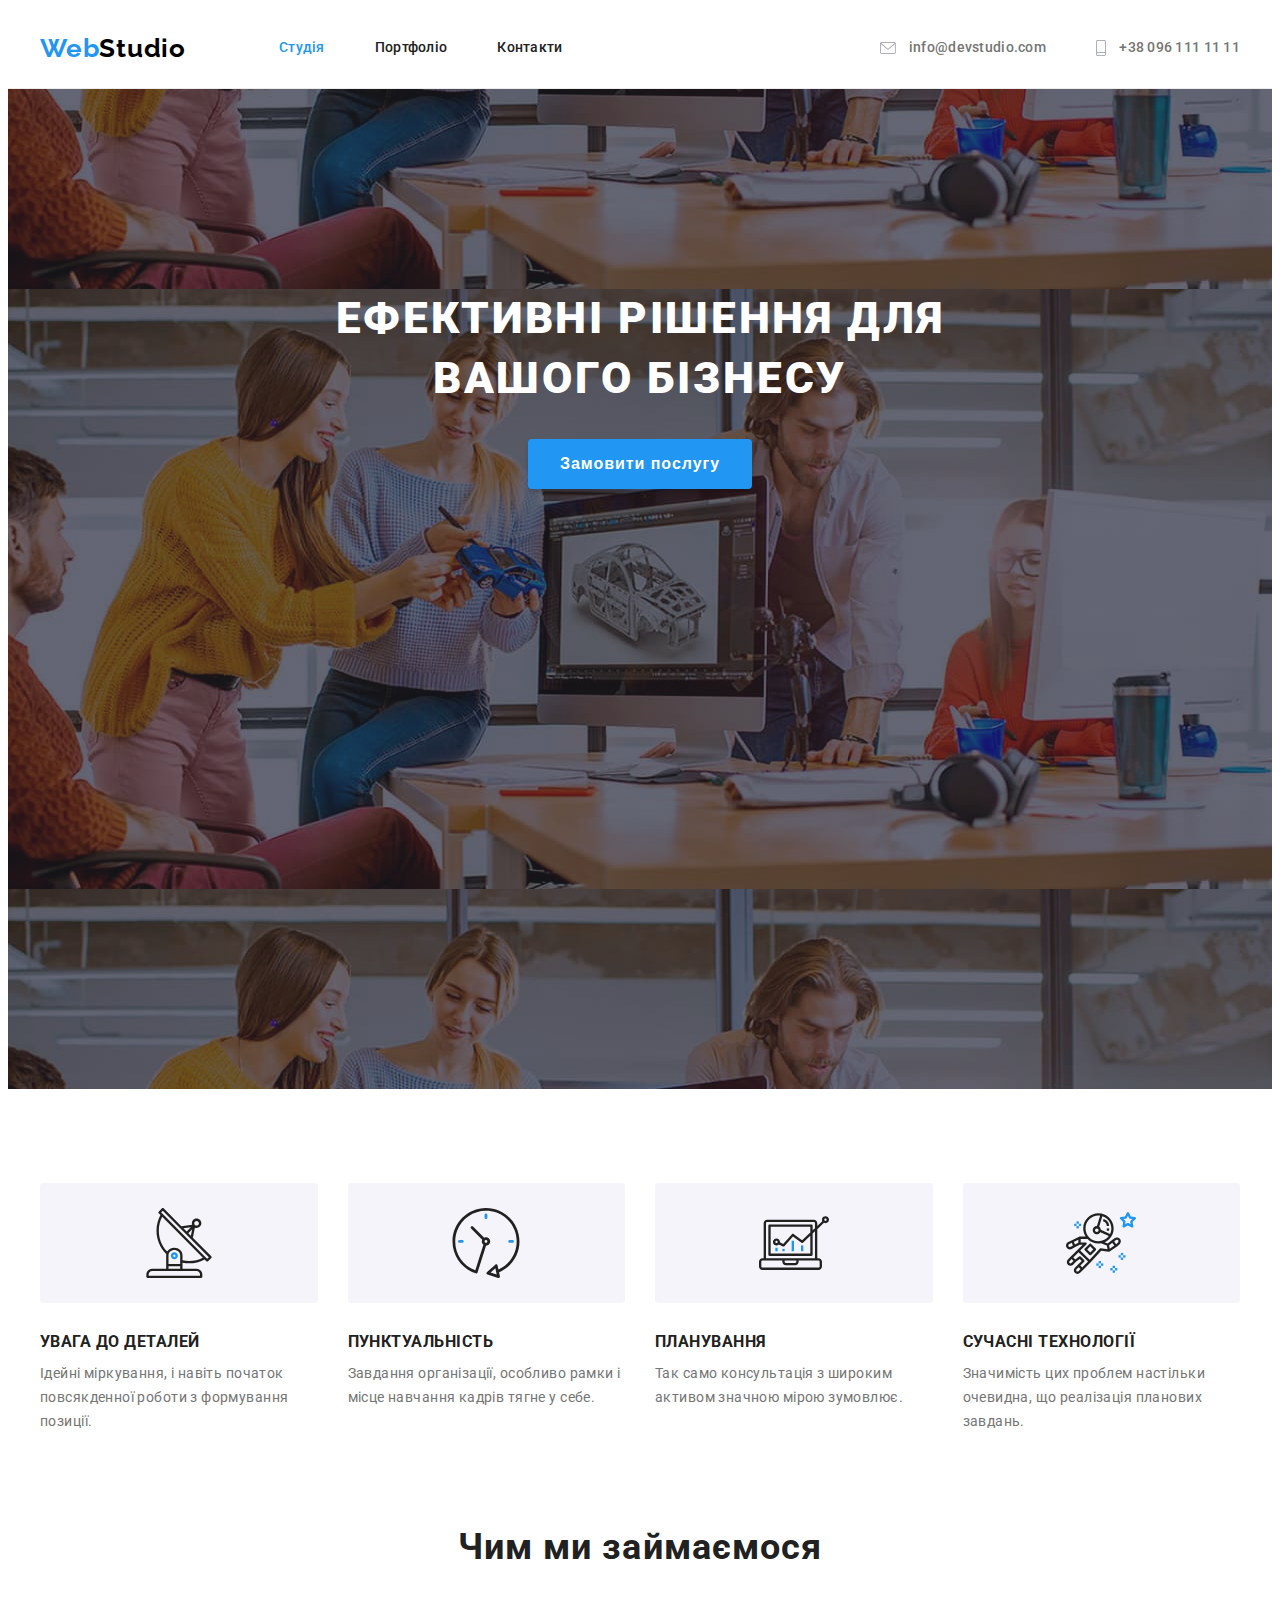
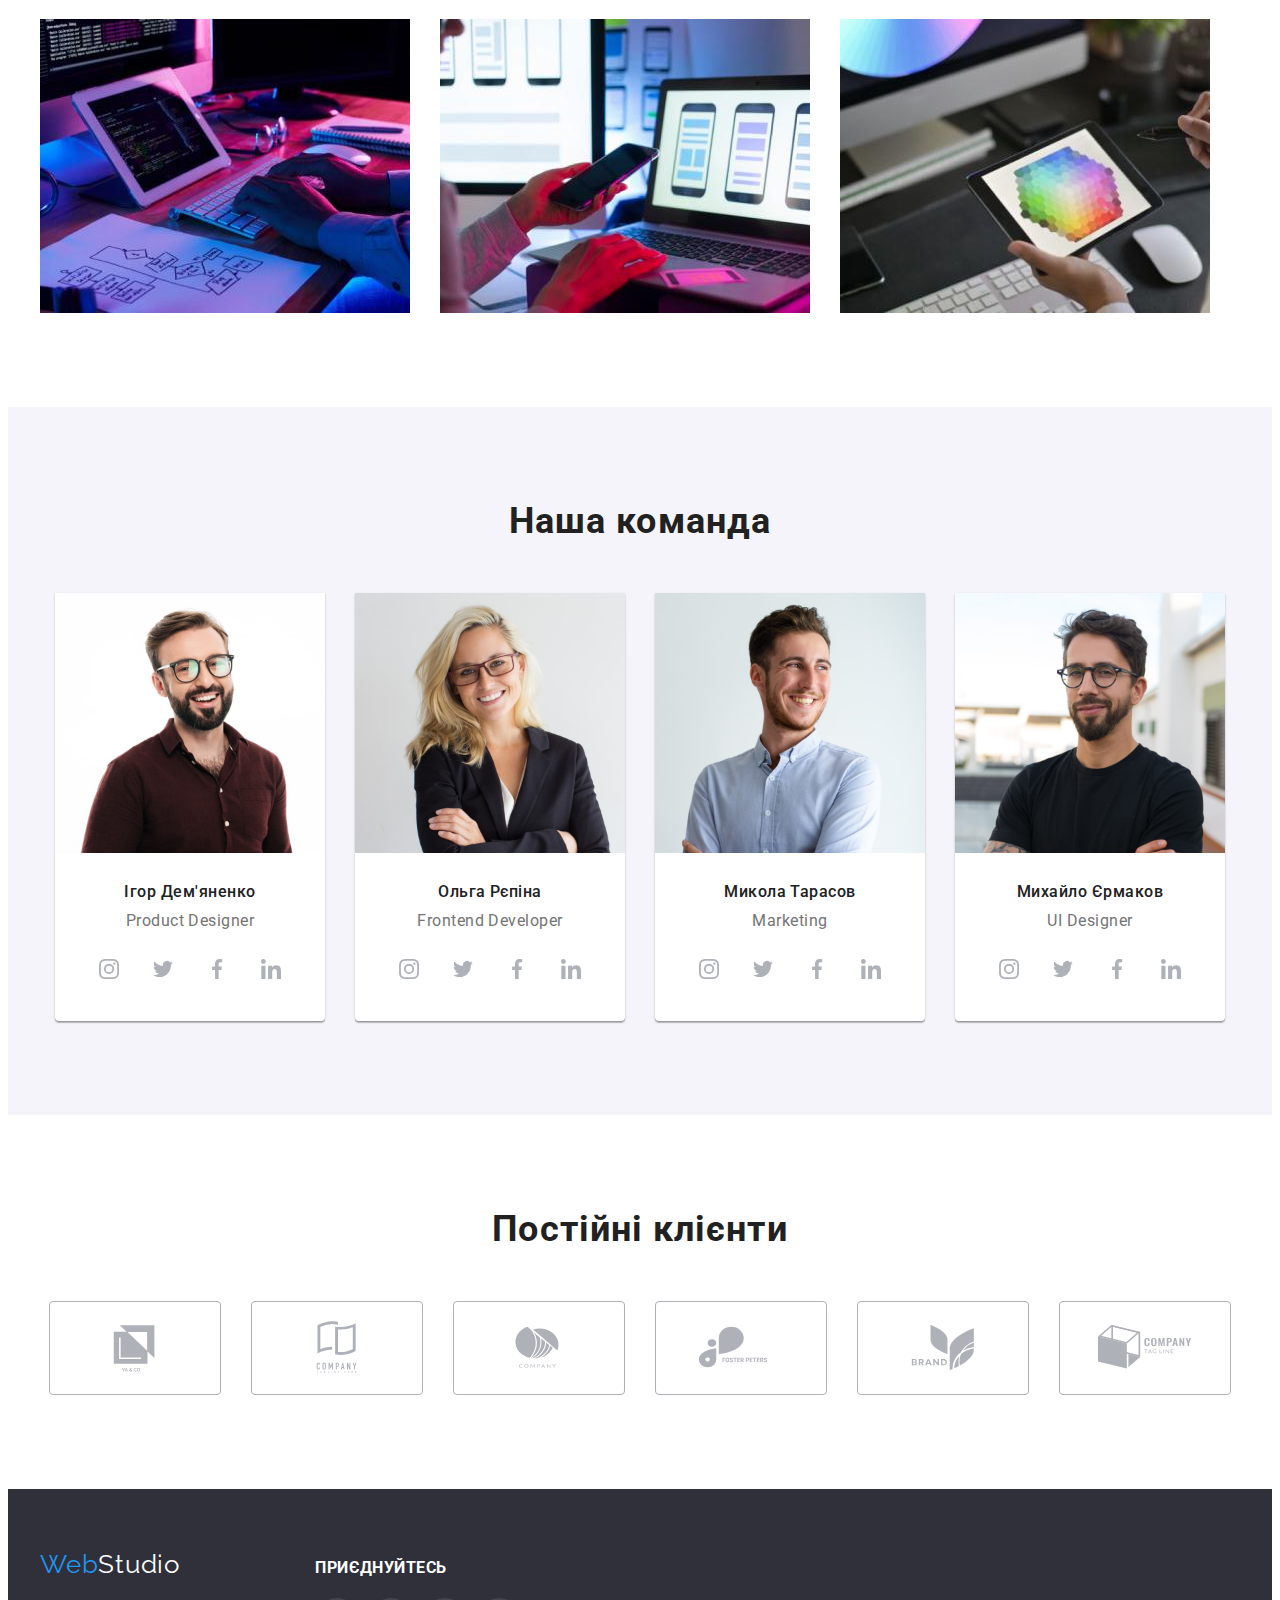
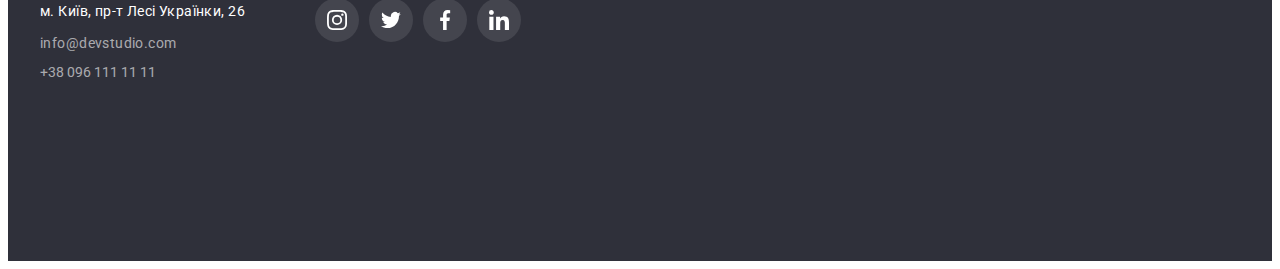
<file: index.html>
<!DOCTYPE html>
<html lang="uk">
  <head>
    <meta charset="UTF-8" />
    <meta http-equiv="X-UA-Compatible" content="IE=edge" />
    <meta name="viewport" content="width=device-width, initial-scale=1.0" />
    <link rel="preconnect" href="https://fonts.googleapis.com" />
    <link rel="preconnect" href="https://fonts.gstatic.com" crossorigin />
    <link
      href="https://fonts.googleapis.com/css2?family=Raleway:wght@700&family=Roboto:wght@400;500;700;900&display=swap"
      rel="stylesheet"
    />
    <link
      rel="stylesheet"
      href="https://cdnjs.cloudflare.com/ajax/libs/modern-normalize/1.1.0/modern-normalize.min.css"
      integrity="sha512-wpPYUAdjBVSE4KJnH1VR1HeZfpl1ub8YT/NKx4PuQ5NmX2tKuGu6U/JRp5y+Y8XG2tV+wKQpNHVUX03MfMFn9Q=="
      crossorigin="anonymous"
      referrerpolicy="no-referrer"
    />
    <link rel="stylesheet" href="./css/styles.css" />
    <title>studia</title>
  </head>
  <body>
    <!--Шапка та навігація-->
    <header class="header">
      <div class="container header-block">
        <nav class="header-nav">
          <a class="header-logo link" href="index.html">
            <span class="web">Web</span>Studio
          </a>
          <ul class="header-list list">
            <li class="item">
              <a href="./index.html" class="header-link curent accent link"
                >Студія</a
              >
            </li>
            <li class="item">
              <a href="./portfolio.html" class="header-link accent link"
                >Портфоліо</a
              >
            </li>
            <li class="item">
              <a href="#1" class="header-link accent link">Контакти</a>
            </li>
          </ul>
        </nav>
        <ul class="header-communication list">
          <li class="item">
            <a class="header-mail accent link" href="mailto:info@devstudio.com"
              ><svg class="contacts-icon svg-envelope">
                <use href="./images/main_page/icons.svg#icon-envelope"></use>
              </svg>
              info@devstudio.com</a
            >
          </li>
          <li class="item">
            <a class="header-tel accent link" href="tel:+380961111111"
              ><svg class="contacts-icon svg-phone">
                <use href="./images/main_page/icons.svg#icon-smartphone"></use>
              </svg>
              +38 096 111 11 11</a
            >
          </li>
        </ul>
      </div>
    </header>
    <main>
      <section class="section hero">
        <div class="container">
          <h1 class="hero-title">Ефективні рішення для вашого бізнесу</h1>
          <button type="button" class="hero-button">Замовити послугу</button>
        </div>
      </section>
      <section class="section features">
        <div class="container">
          <h2 class="visually-hidden">Переваги</h2>
          <!-- прихований заголовок -->
          <ul class="features-list list">
            <li class="item icon-antena">
              <h3 class="features-title">УВАГА ДО ДЕТАЛЕЙ</h3>
              <p class="features-paragraph">
                Ідейні міркування, і навіть початок повсякденної роботи з
                формування позиції.
              </p>
            </li>
            <li class="item icon-clock">
              <h3 class="features-title">ПУНКТУАЛЬНІСТЬ</h3>
              <p class="features-paragraph">
                Завдання організації, особливо рамки і місце навчання кадрів
                тягне у себе.
              </p>
            </li>
            <li class="item icon-diagram">
              <h3 class="features-title">ПЛАНУВАННЯ</h3>
              <p class="features-paragraph">
                Так само консультація з широким активом значною мірою зумовлює.
              </p>
            </li>
            <li class="item icon-astronaut">
              <h3 class="features-title">СУЧАСНІ ТЕХНОЛОГІЇ</h3>
              <p class="features-paragraph">
                Значимість цих проблем настільки очевидна, що реалізація
                планових завдань.
              </p>
            </li>
          </ul>
        </div>
      </section>
      <section class="section work">
        <div class="container">
          <h2 class="work-title titles">Чим ми займаємося</h2>
          <ul class="work-list list">
            <li class="item">
              <div class="imgs">
                <img
                  src="./images/main_page/img1.jpg"
                  alt="робота за комп'ютером"
                  width="370"
                />
              </div>
              <div class="imgs">
                <img
                  src="images/main_page/img2.jpg"
                  alt="синхронізація ПК і телефону"
                  width="370"
                />
              </div>
              <div class="imgs">
                <img src="images/main_page/img3.jpg" alt="Спектр" width="370" />
              </div>
            </li>
          </ul>
        </div>
      </section>
      <section class="section commands">
        <div class="container">
          <h2 class="commands-title titles">Наша команда</h2>
          <ul class="commands-list list">
            <li class="item">
              <img
                class="commands-img"
                src="images/main_page/product_designer.jpg"
                alt="Product Designer"
                width="270"
              />
              <div class="container-commands-cart">
                <h3 class="commands-name">Ігор Дем'яненко</h3>
                <p class="commands-work">Product Designer</p>
                <ul class="social-list-icon list">
                  <li class="social-item">
                    <a
                      class="link"
                      target="_blank"
                      rel="nofollow noreferrer noopener"
                      href="https://www.instagram.com/"
                    >
                      <svg class="icon-social" width="20px" height="20px">
                        <use
                          href="./images/main_page/icons.svg#icon-instagram"
                        ></use>
                      </svg>
                    </a>
                  </li>
                  <li class="social-item">
                    <a
                      class="link"
                      target="_blank"
                      rel="nofollow noreferrer noopener"
                      href="https://twitter.com/"
                    >
                      <svg class="icon-social" width="20px" height="20px">
                        <use
                          href="./images/main_page/icons.svg#icon-twitter"
                        ></use>
                      </svg>
                    </a>
                  </li>
                  <li class="social-item">
                    <a
                      class="link"
                      target="_blank"
                      rel="nofollow noreferrer noopener"
                      href="https://www.facebook.com/"
                    >
                      <svg class="icon-social" width="20px" height="20px">
                        <use
                          href="./images/main_page/icons.svg#icon-facebook"
                        ></use>
                      </svg>
                    </a>
                  </li>
                  <li class="social-item">
                    <a
                      class="link"
                      target="_blank"
                      rel="nofollow noreferrer noopener"
                      href="https://www.linkedin.com/"
                    >
                      <svg class="icon-social" width="20px" height="20px">
                        <use
                          href="./images/main_page/icons.svg#icon-linkedin"
                        ></use>
                      </svg>
                    </a>
                  </li>
                </ul>
              </div>
            </li>

            <li class="item">
              <img
                class="commands-img"
                src="images/main_page/frontend_developer.jpg"
                alt="Frontend Developer"
                width="270"
              />
              <div class="container-commands-cart">
                <h3 class="commands-name">Ольга Рєпіна</h3>
                <p class="commands-work">Frontend Developer</p>
                <ul class="social-list-icon list">
                  <li class="social-item">
                    <a
                      class="link"
                      target="_blank"
                      rel="nofollow noreferrer noopener"
                      href="https://www.instagram.com/"
                    >
                      <svg class="icon-social" width="20px" height="20px">
                        <use
                          href="./images/main_page/icons.svg#icon-instagram"
                        ></use>
                      </svg>
                    </a>
                  </li>
                  <li class="social-item">
                    <a
                      class="link"
                      target="_blank"
                      rel="nofollow noreferrer noopener"
                      href="https://twitter.com/"
                    >
                      <svg class="icon-social" width="20px" height="20px">
                        <use
                          href="./images/main_page/icons.svg#icon-twitter"
                        ></use>
                      </svg>
                    </a>
                  </li>
                  <li class="social-item">
                    <a
                      class="link"
                      target="_blank"
                      rel="nofollow noreferrer noopener"
                      href="https://www.facebook.com/"
                    >
                      <svg class="icon-social" width="20px" height="20px">
                        <use
                          href="./images/main_page/icons.svg#icon-facebook"
                        ></use>
                      </svg>
                    </a>
                  </li>
                  <li class="social-item">
                    <a
                      class="link"
                      target="_blank"
                      rel="nofollow noreferrer noopener"
                      href="https://www.linkedin.com/"
                    >
                      <svg class="icon-social" width="20px" height="20px">
                        <use
                          href="./images/main_page/icons.svg#icon-linkedin"
                        ></use>
                      </svg>
                    </a>
                  </li>
                </ul>
              </div>
            </li>
            <li class="item">
              <img
                class="commands-img"
                src="images/main_page/marketing.jpg"
                alt="Marketing"
                width="270"
              />
              <div class="container-commands-cart">
                <h3 class="commands-name">Микола Тарасов</h3>
                <p class="commands-work">Marketing</p>
                <ul class="social-list-icon list">
                  <li class="social-item">
                    <a
                      class="link"
                      target="_blank"
                      rel="nofollow noreferrer noopener"
                      href="https://www.instagram.com/"
                    >
                      <svg class="icon-social" width="20px" height="20px">
                        <use
                          href="./images/main_page/icons.svg#icon-instagram"
                        ></use>
                      </svg>
                    </a>
                  </li>
                  <li class="social-item">
                    <a
                      class="link"
                      target="_blank"
                      rel="nofollow noreferrer noopener"
                      href="https://twitter.com/"
                    >
                      <svg class="icon-social" width="20px" height="20px">
                        <use
                          href="./images/main_page/icons.svg#icon-twitter"
                        ></use>
                      </svg>
                    </a>
                  </li>
                  <li class="social-item">
                    <a
                      class="link"
                      target="_blank"
                      rel="nofollow noreferrer noopener"
                      href="https://www.facebook.com/"
                    >
                      <svg class="icon-social" width="20px" height="20px">
                        <use
                          href="./images/main_page/icons.svg#icon-facebook"
                        ></use>
                      </svg>
                    </a>
                  </li>
                  <li class="social-item">
                    <a
                      class="link"
                      target="_blank"
                      rel="nofollow noreferrer noopener"
                      href="https://www.linkedin.com/"
                    >
                      <svg class="icon-social" width="20px" height="20px">
                        <use
                          href="./images/main_page/icons.svg#icon-linkedin"
                        ></use>
                      </svg>
                    </a>
                  </li>
                </ul>
              </div>
            </li>
            <li class="item">
              <img
                class="commands-img"
                src="images/main_page/ui_designer.jpg"
                alt="UI Designer"
                width="270"
              />
              <div class="container-commands-cart">
                <h3 class="commands-name">Михайло Єрмаков</h3>
                <p class="commands-work">UI Designer</p>
                <ul class="social-list-icon list">
                  <li class="social-item">
                    <a
                      class="link"
                      target="_blank"
                      rel="nofollow noreferrer noopener"
                      href="https://www.instagram.com/"
                    >
                      <svg class="icon-social" width="20px" height="20px">
                        <use
                          href="./images/main_page/icons.svg#icon-instagram"
                        ></use>
                      </svg>
                    </a>
                  </li>
                  <li class="social-item">
                    <a
                      class="link"
                      target="_blank"
                      rel="nofollow noreferrer noopener"
                      href="https://twitter.com/"
                    >
                      <svg class="icon-social" width="20px" height="20px">
                        <use
                          href="./images/main_page/icons.svg#icon-twitter"
                        ></use>
                      </svg>
                    </a>
                  </li>
                  <li class="social-item">
                    <a
                      class="link"
                      target="_blank"
                      rel="nofollow noreferrer noopener"
                      href="https://www.facebook.com/"
                    >
                      <svg class="icon-social" width="20px" height="20px">
                        <use
                          href="./images/main_page/icons.svg#icon-facebook"
                        ></use>
                      </svg>
                    </a>
                  </li>
                  <li class="social-item">
                    <a
                      class="link"
                      target="_blank"
                      rel="nofollow noreferrer noopener"
                      href="https://www.linkedin.com/"
                    >
                      <svg class="icon-social" width="20px" height="20px">
                        <use
                          href="./images/main_page/icons.svg#icon-linkedin"
                        ></use>
                      </svg>
                    </a>
                  </li>
                </ul>
              </div>
            </li>
          </ul>
        </div>
      </section>
      <section class="section">
        <div class="container">
          <h2 class="titles">Постійні клієнти</h2>
          <ul class="clients-list list">
            <li class="item">
              <a
                href="#"
                class="link"
                target="_blank"
                rel="nofollow noreferrer noopener"
                ><svg class="svg-icon" width="106px" height="60px">
                  <use href="./images/main_page/icons.svg#icon-Client1"></use>
                </svg>
              </a>
            </li>
            <li class="item">
              <a
                href="#"
                class="link"
                target="_blank"
                rel="nofollow noreferrer noopener"
                ><svg class="svg-icon" width="106px" height="60px">
                  <use href="./images/main_page/icons.svg#icon-Client2"></use>
                </svg>
              </a>
            </li>
            <li class="item">
              <a
                href="#"
                class="link"
                target="_blank"
                rel="nofollow noreferrer noopener"
                ><svg class="svg-icon" width="106px" height="60px">
                  <use href="./images/main_page/icons.svg#icon-Client3"></use>
                </svg>
              </a>
            </li>
            <li class="item">
              <a
                href="#"
                class="link"
                target="_blank"
                rel="nofollow noreferrer noopener"
                ><svg class="svg-icon" width="106px" height="60px">
                  <use href="./images/main_page/icons.svg#icon-Client4"></use>
                </svg>
              </a>
            </li>
            <li class="item">
              <a
                href="#"
                class="link"
                target="_blank"
                rel="nofollow noreferrer noopener"
                ><svg class="svg-icon" width="106px" height="60px">
                  <use href="./images/main_page/icons.svg#icon-Client5"></use>
                </svg>
              </a>
            </li>
            <li class="item">
              <a
                href="#"
                class="link"
                target="_blank"
                rel="nofollow noreferrer noopener"
                ><svg class="svg-icon" width="106px" height="60px">
                  <use href="./images/main_page/icons.svg#icon-Client6"></use>
                </svg>
              </a>
            </li>
          </ul>
        </div>
      </section>
    </main>
    <footer class="footer">
      <div class="container footer-block">
        <div class="ft-container">
          <a class="footer-logo link" href="index.html">
            <span class="web">Web</span>Studio
          </a>
          <address id="1" class="footer-addres">
            <ul class="footer-list list">
              <li class="item">
                <a
                  class="address accent link"
                  target="_blank"
                  rel="nofollow noreferrer noopener"
                  href="https://goo.gl/maps/NmpcZfHMNgNycroPA"
                  >м. Київ, пр-т Лесі Українки, 26</a
                >
              </li>
              <li class="item number">
                <a
                  class="footer-link accent link"
                  href="mailto:info@devstudio.com"
                  >info@devstudio.com</a
                >
              </li>
              <li class="item">
                <a class="footer-link accent link" href="tel:+380961111111"
                  >+38 096 111 11 11</a
                >
              </li>
            </ul>
          </address>
        </div>
        <div class="ft-container">
          <h3 class="social-title-footer">приєднуйтесь</h3>
          <ul class="social-list-ft list">
            <li class="social-item-ft item">
              <a
                href="https://www.instagram.com/"
                class="link"
                target="_blank"
                rel="nofollow noreferrer noopener"
              >
                <svg class="icon-social-footer" width="20px" height="20px">
                  <use href="./images/main_page/icons.svg#icon-instagram"></use>
                </svg>
              </a>
            </li>
            <li class="social-item-ft item">
              <a
                href="https://twitter.com/"
                class="link"
                target="_blank"
                rel="nofollow noreferrer noopener"
              >
                <svg class="icon-social-footer" width="20px" height="20px">
                  <use href="./images/main_page/icons.svg#icon-twitter"></use>
                </svg>
              </a>
            </li>
            <li class="social-item-ft item">
              <a
                href="https://www.facebook.com/"
                class="link"
                target="_blank"
                rel="nofollow noreferrer noopener"
              >
                <svg class="icon-social-footer" width="20px" height="20px">
                  <use href="./images/main_page/icons.svg#icon-facebook"></use>
                </svg>
              </a>
            </li>
            <li class="social-item-ft item">
              <a
                href="https://www.linkedin.com/"
                class="link"
                target="_blank"
                rel="nofollow noreferrer noopener"
              >
                <svg class="icon-social-footer" width="20px" height="20px">
                  <use href="./images/main_page/icons.svg#icon-linkedin"></use>
                </svg>
              </a>
            </li>
          </ul>
        </div>
      </div>
    </footer>
  </body>
</html>
</file>
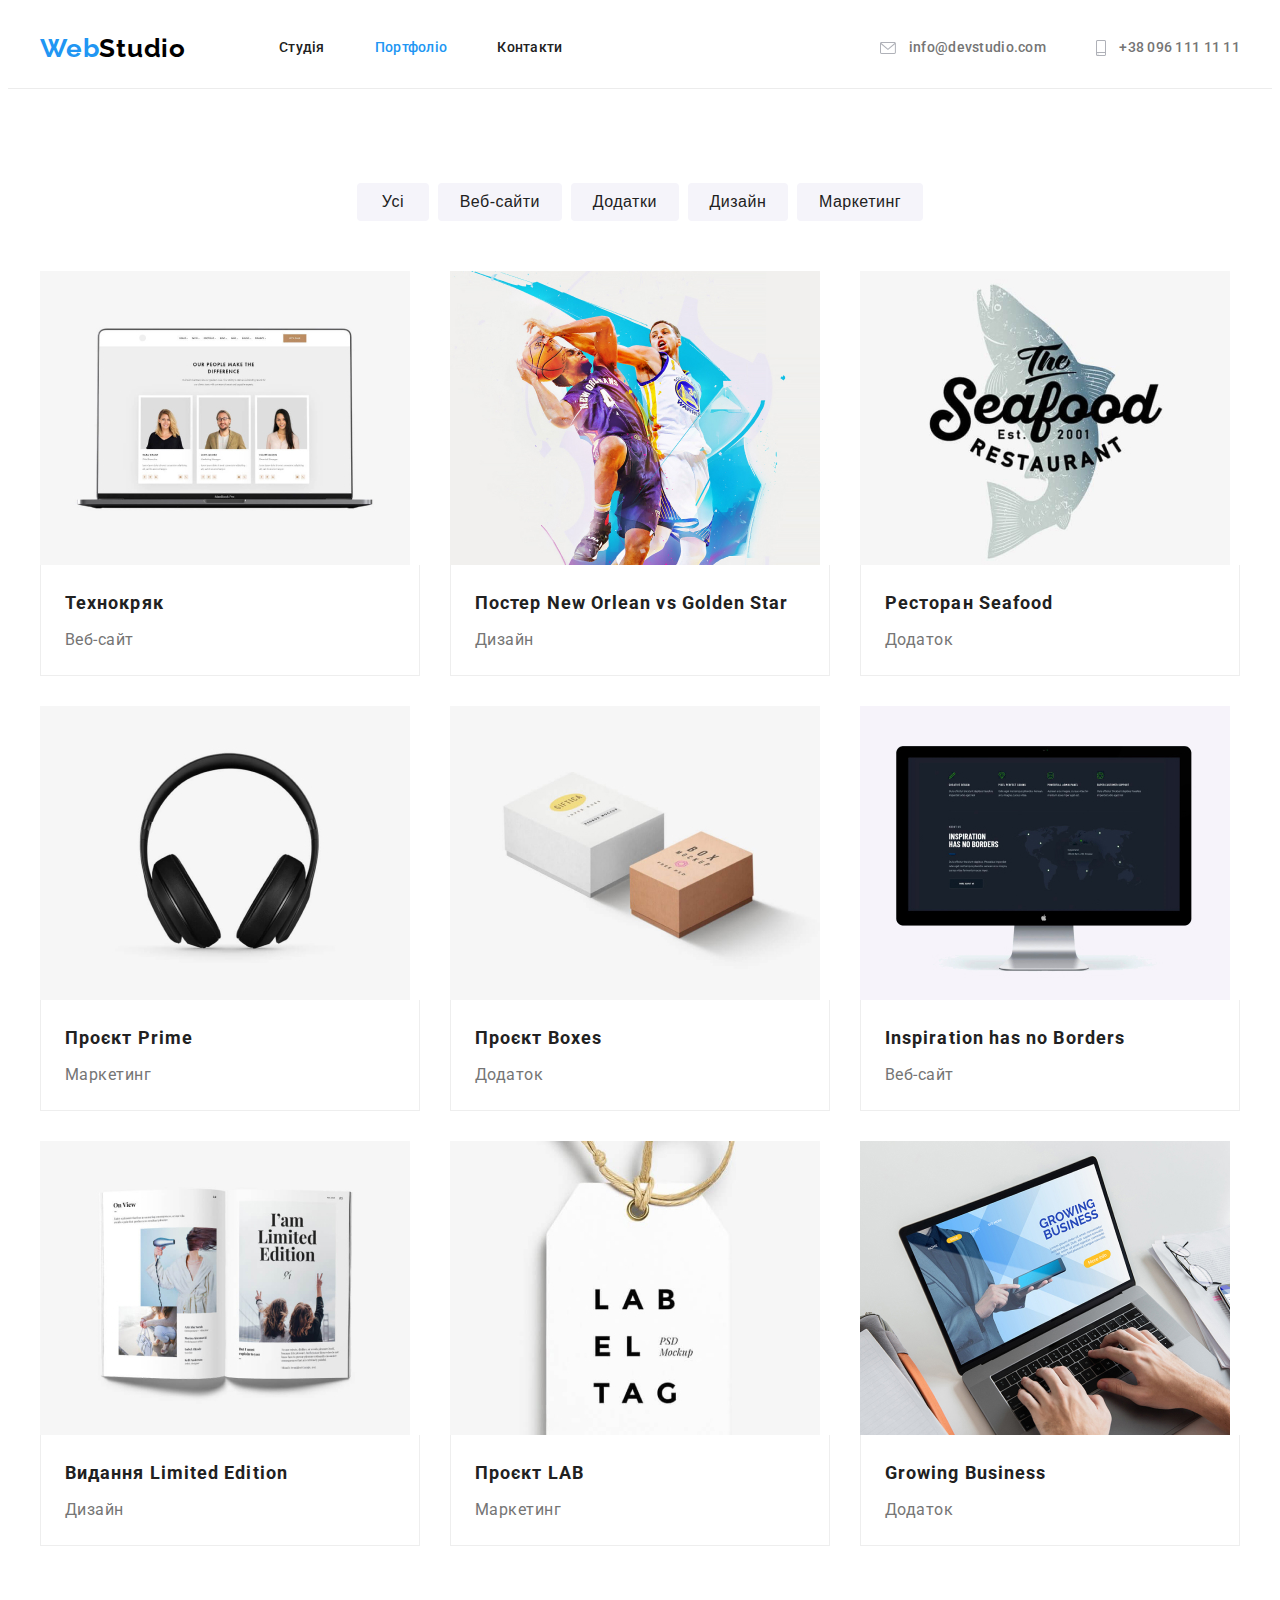
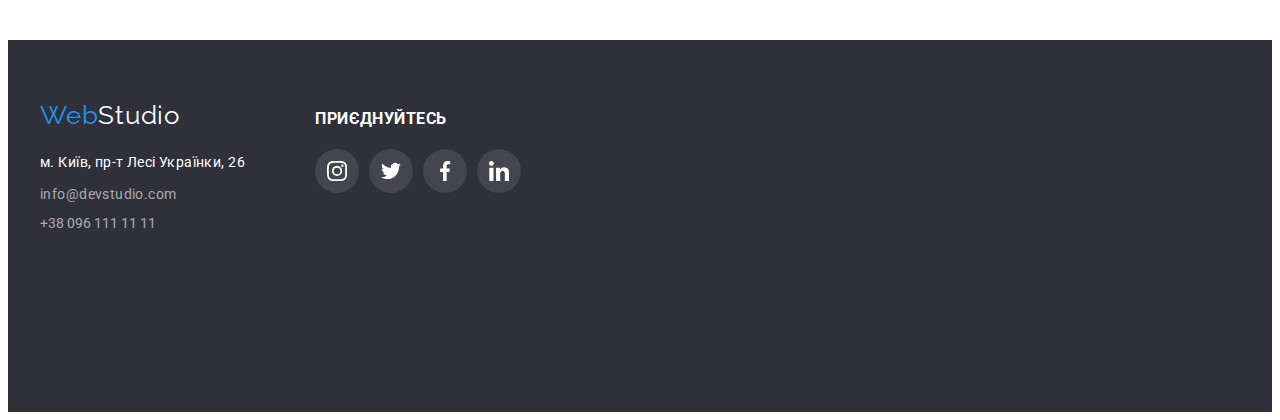
<file: portfolio.html>
<!DOCTYPE html>
<html lang="uk">
  <head>
    <meta charset="UTF-8" />
    <meta http-equiv="X-UA-Compatible" content="IE=edge" />
    <meta name="viewport" content="width=device-width, initial-scale=1.0" />
    <title>portfolio</title>
    <link rel="preconnect" href="https://fonts.googleapis.com" />
    <link rel="preconnect" href="https://fonts.gstatic.com" crossorigin />
    <link
      href="https://fonts.googleapis.com/css2?family=Raleway:wght@700&family=Roboto:wght@400;500;700;900&display=swap"
      rel="stylesheet"
    />
    <link
      rel="stylesheet"
      href="https://cdnjs.cloudflare.com/ajax/libs/modern-normalize/1.1.0/modern-normalize.min.css"
      integrity="sha512-wpPYUAdjBVSE4KJnH1VR1HeZfpl1ub8YT/NKx4PuQ5NmX2tKuGu6U/JRp5y+Y8XG2tV+wKQpNHVUX03MfMFn9Q=="
      crossorigin="anonymous"
      referrerpolicy="no-referrer"
    />
    <link rel="stylesheet" href="./css/styles.css" />
  </head>
  <body>
    <header class="header">
      <div class="container header-block">
        <nav class="header-nav">
          <a class="header-logo link" href="index.html">
            <span class="web">Web</span>Studio
          </a>
          <ul class="header-list list">
            <li class="item">
              <a href="./index.html" class="header-link accent link">Студія</a>
            </li>
            <li class="item">
              <a href="./portfolio.html" class="header-link curent accent link"
                >Портфоліо</a
              >
            </li>
            <li class="item">
              <a href="#1" class="header-link accent link">Контакти</a>
            </li>
          </ul>
        </nav>
        <ul class="header-communication list">
          <li class="item">
            <a class="header-mail accent link" href="mailto:info@devstudio.com"
              ><svg class="contacts-icon svg-envelope">
                <use href="./images/main_page/icons.svg#icon-envelope"></use>
              </svg>
              info@devstudio.com</a
            >
          </li>
          <li class="item">
            <a class="header-tel accent link" href="tel:+380961111111"
              ><svg class="contacts-icon svg-phone">
                <use href="./images/main_page/icons.svg#icon-smartphone"></use>
              </svg>
              +38 096 111 11 11</a
            >
          </li>
        </ul>
      </div>
    </header>
    <main>
      <section class="portfolio-carts section">
        <div class="container">
          <h1 class="visually-hidden">Портфоліо</h1>
          <ul class="carts-list list">
            <li class="item">
              <button class="carts-button all" type="button">Усі</button>
            </li>
            <li class="item">
              <button class="carts-button site" type="button">Веб-сайти</button>
            </li>
            <li class="item">
              <button class="carts-button addition" type="button">
                Додатки
              </button>
            </li>
            <li class="item">
              <button class="carts-button designer" type="button">
                Дизайн
              </button>
            </li>
            <li class="item">
              <button class="carts-button marketing" type="button">
                Маркетинг
              </button>
            </li>
          </ul>
          <ul class="parent-list list">
            <li class="item">
              <a
                href="#"
                class="link"
                target="_blank"
                rel="nofollow noreferrer noopener"
              >
                <img
                  class="img-link"
                  src="images/portfolio/laptop.jpg"
                  alt="ноутбук"
                  width="370"
                />
                <div class="container-cards">
                  <h2 class="cards-name">Технокряк</h2>
                  <p class="cards-paragraph">Веб-сайт</p>
                </div>
              </a>
            </li>
            <li class="item">
              <a
                href="#"
                class="link"
                target="_blank"
                rel="nofollow noreferrer noopener"
              >
                <img
                  class="img-link"
                  src="images/portfolio/bascetball.jpg"
                  alt="баскетбол"
                  width="370"
                />
                <div class="container-cards">
                  <h2 class="cards-name">Постер New Orlean vs Golden Star</h2>
                  <p class="cards-paragraph">Дизайн</p>
                </div>
              </a>
            </li>
            <li class="item">
              <a
                href="#"
                class="link"
                target="_blank"
                rel="nofollow noreferrer noopener"
              >
                <img
                  class="img-link"
                  src="images/portfolio/seafood.jpg"
                  alt="риба"
                  width="370"
                />
                <div class="container-cards">
                  <h2 class="cards-name">Ресторан Seafood</h2>
                  <p class="cards-paragraph">Додаток</p>
                </div>
              </a>
            </li>
            <li class="item">
              <a
                href="#"
                class="link"
                target="_blank"
                rel="nofollow noreferrer noopener"
              >
                <img
                  class="img-link"
                  src="images/portfolio/prime.jpg"
                  alt="навушники"
                  width="370"
                />
                <div class="container-cards">
                  <h2 class="cards-name">Проєкт Prime</h2>
                  <p class="cards-paragraph">Маркетинг</p>
                </div>
              </a>
            </li>
            <li class="item">
              <a
                href="#"
                class="link"
                target="_blank"
                rel="nofollow noreferrer noopener"
              >
                <img
                  class="img-link"
                  src="images/portfolio/boxes.jpg"
                  alt="коробки"
                  width="370"
                />
                <div class="container-cards">
                  <h2 class="cards-name">Проєкт Boxes</h2>
                  <p class="cards-paragraph">Додаток</p>
                </div>
              </a>
            </li>
            <li class="item">
              <a
                href="#"
                class="link"
                target="_blank"
                rel="nofollow noreferrer noopener"
              >
                <img
                  class="img-link"
                  src="images/portfolio/borders.jpg"
                  alt="екран"
                  width="370"
                />
                <div class="container-cards">
                  <h2 class="cards-name">Inspiration has no Borders</h2>
                  <p class="cards-paragraph">Веб-сайт</p>
                </div>
              </a>
            </li>
            <li class="item">
              <a
                href="#"
                class="link"
                target="_blank"
                rel="nofollow noreferrer noopener"
              >
                <img
                  class="img-link"
                  src="images/portfolio/poster.jpg"
                  alt="постер"
                  width="370"
                />
                <div class="container-cards">
                  <h2 class="cards-name">Видання Limited Edition</h2>
                  <p class="cards-paragraph">Дизайн</p>
                </div>
              </a>
            </li>
            <li class="item">
              <a
                href="#"
                class="link"
                target="_blank"
                rel="nofollow noreferrer noopener"
              >
                <img
                  class="img-link"
                  src="images/portfolio/lav.jpg"
                  alt="лав"
                  width="370"
                />
                <div class="container-cards">
                  <h2 class="cards-name">Проєкт LAB</h2>
                  <p class="cards-paragraph">Маркетинг</p>
                </div>
              </a>
            </li>
            <li class="item">
              <a
                href="#"
                class="link"
                target="_blank"
                rel="nofollow noreferrer noopener"
              >
                <img
                  class="img-link"
                  src="images/portfolio/busines.jpg"
                  alt=""
                  width="370"
                />
                <div class="container-cards">
                  <h2 class="cards-name">Growing Business</h2>
                  <p class="cards-paragraph">Додаток</p>
                </div>
              </a>
            </li>
          </ul>
        </div>
      </section>
    </main>
    <footer class="footer">
      <div class="container footer-block">
        <div class="ft-container">
          <a class="footer-logo link" href="index.html">
            <span class="web">Web</span>Studio
          </a>
          <address id="1" class="footer-addres">
            <ul class="footer-list list">
              <li class="item">
                <a
                  class="address accent link"
                  target="_blank"
                  rel="nofollow noreferrer noopener"
                  href="https://goo.gl/maps/NmpcZfHMNgNycroPA"
                  >м. Київ, пр-т Лесі Українки, 26</a
                >
              </li>
              <li class="item number">
                <a
                  class="footer-link accent link"
                  href="mailto:info@devstudio.com"
                  >info@devstudio.com</a
                >
              </li>
              <li class="item">
                <a class="footer-link accent link" href="tel:+380961111111"
                  >+38 096 111 11 11</a
                >
              </li>
            </ul>
          </address>
        </div>
        <div class="ft-container">
          <h3 class="social-title-footer">приєднуйтесь</h3>
          <ul class="social-list-ft list">
            <li class="social-item-ft item">
              <a
                href="https://www.instagram.com/"
                class="link"
                target="_blank"
                rel="nofollow noreferrer noopener"
              >
                <svg class="icon-social-footer" width="20px" height="20px">
                  <use href="./images/main_page/icons.svg#icon-instagram"></use>
                </svg>
              </a>
            </li>
            <li class="social-item-ft item">
              <a
                href="https://twitter.com/"
                class="link"
                target="_blank"
                rel="nofollow noreferrer noopener"
              >
                <svg class="icon-social-footer" width="20px" height="20px">
                  <use href="./images/main_page/icons.svg#icon-twitter"></use>
                </svg>
              </a>
            </li>
            <li class="social-item-ft item">
              <a
                href="https://www.facebook.com/"
                class="link"
                target="_blank"
                rel="nofollow noreferrer noopener"
              >
                <svg class="icon-social-footer" width="20px" height="20px">
                  <use href="./images/main_page/icons.svg#icon-facebook"></use>
                </svg>
              </a>
            </li>
            <li class="social-item-ft item">
              <a
                href="https://www.linkedin.com/"
                class="link"
                target="_blank"
                rel="nofollow noreferrer noopener"
              >
                <svg class="icon-social-footer" width="20px" height="20px">
                  <use href="./images/main_page/icons.svg#icon-linkedin"></use>
                </svg>
              </a>
            </li>
          </ul>
        </div>
      </div>
    </footer>
  </body>
</html>
</file>
<file: css/styles.css>
:root {
    --bg-header-color: #fff;
    --text-section-footer-color: #fff;
    --bg-color: #F5F5F5;
    --bg-screan-footer-color: #2F303A;
    --focus-color: #2196F3;
    --accent-color: #2196F3;
    --o-nas-color: #757575;
    --title-text-color: #212121;
    --comands-color: #F5F4FA;
    --logo-studia-color: #000;
    --border-cards-color: #EEEEEE;
    --icon-currentColor:#AFB1B8;
    --icon-accent-partners-color:#2196F3;
    --icon-social-accent-color:#fff;

}
/* general styles and other */
body {
    font-family: 'Roboto' , sans-serif ;
    font-size: 14px;
    background-color: var(--bg-header-color);
    fill: var(--icon-currentColor)
}

.list {
list-style-type: none;
margin: 0;
padding: 0;
}

.link {
text-decoration: none;
}

img {
    display: block;
    max-width: 100%;
    height: auto;
}
.accent:hover,
.accent:focus {
    color: var(--focus-color);
    fill: var(--icon-accent-partners-color);
}

.container {
    margin-left: auto;
    margin-right: auto;
    padding-left: 15px;
    padding-right: 15px;
    width: 1200px; 
} 

h1, h2, h3, p {
    margin-top: 0;
    margin-bottom: 0;
}

.section {
    padding-top: 94px;
    padding-bottom: 94px;
}

.section.work {
    padding-top: 0;
}

/* header */

.header-nav {
    display: flex;
    align-items: center;
}

.header-block {
    display: flex;
    align-items: center;
    height: 80px;
}

.header-list {
    display: flex; 
    margin-left: 93px; 
}

.header-list>.item:not(:last-child) {
    margin-right: 50px;
}

.header-communication {
    display: flex;
    margin-left: auto;              
}

/* Альтернативний варіант not(:last-child) */
.header-communication>.item + .item {
    margin-left: 50px;
}

.header {
    background-color: var(--bg-header-color);
    border-bottom: 1px solid #ECECEC;
}

.header-logo {
    color: var(--logo-studia-color);
    font-family: 'Raleway';
    line-height: 1.19;
    font-weight: 700;
    font-size: 26px;
    letter-spacing: 0.03em;
}

.web {
    color: var(--focus-color);
}

.header-link {
    display: block;
    padding-top: 32px;
    padding-bottom: 32px;

    color: var(--title-text-color);
    font-weight: 500;
    line-height: 1.14;
    letter-spacing: 0.02em;
}

.curent {
    color: var(--accent-color)
}

.header-mail,
.header-tel {
    display: block;
    padding-top: 32px;
    padding-bottom: 32px;

    color: var(--o-nas-color);
    line-height: 1.14;
    font-weight: 500;
    letter-spacing: 0.02em;
}
.contacts-icon{
    vertical-align: middle;
    margin-right: 10px;  
}
.svg-phone {
    width: 10px;
    height: 16px;
} 
.svg-envelope {
    width: 16px;
    height: 12px;
}
.header-communication .item {
    position: relative;
}


/* Секція section-hero */

 .hero {
    text-align: center;
    padding-top: 200px;
    padding-bottom: 200px;
    height: 600px;
    max-width: 1600px;
    margin-left: auto;
    margin-right: auto;
    background-size: cover;
    background-repeat: no-repeat;
    background: var(--bg-screan-footer-color);
    background-image: linear-gradient(rgba(47, 48, 58, 0.4),rgba(47, 48, 58, 0.4)), url(../images/main_page/bg_hero.jpg);
    background-position: center;

}

.hero-title {
    width: 696px;
    margin: 0 auto;
    margin-bottom: 30px;

    color: var(--text-section-footer-color);
    font-weight: 900;
    font-size: 44px;
    line-height: 1.36;
    text-align: center;
    letter-spacing: 0.06em;
    text-transform: uppercase;
}

.hero-button {
    padding: 10px 32px;
    border-radius: 4px;

    font-weight: 700;
    font-size: 16px;
    line-height: 1.87;
    letter-spacing: 0.06em;
    background-color: var(--focus-color);
    border: 0;
    box-shadow: 0px 4px 4px rgba(0, 0, 0, 0.15);
   
    color: var(--bg-header-color);
} 
/* всі заголовки */
.titles {
    margin-bottom: 50px;

    font-weight: 700;
    height: 42px;  
    font-size: 36px;
    line-height: 1.16;
    text-align: center;
    letter-spacing: 0.03em;
    color: var(--title-text-color);
}

.visually-hidden {
    position: absolute;
    white-space: nowrap;
    width: 1px;
    height: 1px;
    overflow: hidden;
    border: 0;
    padding: 0;
    clip: rect(0 0 0 0);
    clip-path: inset(50%);
    margin: -1px;
}
/* секція section-features */

.features-list {
    display: flex;
}
.features-list .item {
    flex-basis: calc((100% - 90px) / 3);
}
.features-list .item::before{
    display: block;
    content: "";
    /* width: 270px; */
    height: 120px;
    background-color: #F5F4FA;
    background-size: 70px;
    background-repeat: no-repeat;
    background-position: center;
    border-radius: 4px;
    margin-bottom: 30px;
}
.icon-antena::before {
        background-image: url(../images/main_page/antenna.svg);
        
}
.icon-clock::before {
        background-image: url(../images/main_page/clock.svg);
}
.icon-diagram::before  {
    background-image: url(../images/main_page/diagram.svg);
}
.icon-astronaut::before {
        background-image: url(../images/main_page/astronaut.svg);
}
.features-list .item:not(:last-child){
    margin-right: 30px;
}

 .features-title {
    margin-bottom: 10px;

     font-weight: 700;
     line-height: 1.14;
     letter-spacing: 0.03em;
     text-transform: uppercase;
     color: var(--title-text-color)
 }

 .features-paragraph {
     line-height: 1.71;
     letter-spacing: 0.03em;
     color: var(--o-nas-color);
 }

.work-list .item{
display: flex;
}
.imgs:not(:last-child) {
    margin-right: 30px;
}

 /* Section-commands */
 .commands {
     background-color: var(--comands-color);
 }
.container-commands-cart {
    padding: 30px 10px;
}
 .commands-name {
    margin-bottom: 10px;
     font-weight: 500;
     font-size: 16px;
     line-height: 1.18;
     text-align: center;
     letter-spacing: 0.03em;
     color: var(--title-text-color)
 }

 .commands-work {
     font-size: 16px;
     line-height: 1.18;
     text-align: center;
     letter-spacing: 0.03em;
     color: var(--o-nas-color);
     margin-bottom: 16px;
}

 .commands-list {
    display: flex;
    justify-content: space-around;
 }
.commands-list .item {
    width: 270px;
    background-color: var(--bg-header-color);
    box-shadow: 0px 1px 3px rgba(0, 0, 0, 0.12), 0px 1px 1px rgba(0, 0, 0, 0.14), 0px 2px 1px rgba(0, 0, 0, 0.2);
    border-radius: 0px 0px 4px 4px;
}
.container-commands-cart .list {
    display: flex;
    justify-content: center;
    gap: 10px;
}

.social-item .link {
    display: flex;
    align-items: center;
    justify-content: center;
    width: 44px;
    height: 44px;
    fill: var(--icon-currentColor);
    border-radius: 50%
}

.social-item .link:hover, 
.social-item .link:focus {
    fill: var(--icon-social-accent-color);
    background-color: var(--focus-color);
    border-radius: 50%
}

.clients-list {
    display: flex;
    justify-content: center;
    gap: 30px;
}

.clients-list .link {
    display: flex;
    align-items: center;
    justify-content: center;
    width:170px;
    height: 92px;
    border: 1px solid #AFB1B8;
    border-radius: 4px;
    fill:var(--icon-currentColor);
}

.clients-list .link:hover, 
.clients-list .link:focus
{
    fill: var(--icon-accent-partners-color);
    border-color: var(--icon-accent-partners-color);
}

 /* footer */
 .footer {
    height: 252px;
    background: var(--bg-screan-footer-color);
    padding-top: 60px;
    padding-bottom: 60px;
 }
.footer-block {
    display: flex;
    align-items: baseline;
}



.ft-container .social-list-ft {
    display: flex;
    justify-content: center;
    gap: 10px;
}

.social-item-ft .link {
    display: flex;
    align-items: center;
    justify-content: center;
    width: 44px;
    height: 44px;
    fill: #fff;
    background-color: rgba(255, 255, 255, 0.1);
    border-radius: 50%;
}

.social-item-ft .link:hover,
.social-item-ft .link:focus {
    fill: var(--icon-social-accent-color);
    background-color: var(--focus-color);
    border-radius: 50%
}

.ft-container{
    margin-right: 70px;
}
.footer-logo {
    font-size: 26px;
    line-height: 1.19;
    letter-spacing: 0.03em;
    font-family: 'Raleway';
    color: var(--text-section-footer-color);
}
.footer-list .item + .item{
    margin-top: 8px;
}

.footer-addres {

margin-top: 20px;
}

.address {
    font-style: normal;
    line-height: 1.71;
    letter-spacing: 0.03em;
    color: var(--bg-header-color);
}

 .number {
     line-height: 1.71;
     letter-spacing: 0.03em;
 }

 .footer-link {
     font-style: normal;
     color: rgba(255, 255, 255, 0.6);
 }

 .social-title-footer {
    line-height: calc(16/14);
    color: var(--text-section-footer-color);
    font-weight: 700;
    letter-spacing: 0.03em;
    text-transform: uppercase;
    margin-bottom: 20px;
}


/* Portfolio */
.carts-list {
    display: flex;
    justify-content: space-around;
    margin-bottom: 50px;

    width: 575px;
    margin-left: auto;
    margin-right: auto;
}

.carts-button {
    padding: 6px 22px;
    background-color: var(--comands-color);
    border-radius: 4px;
    border: none;
    font-weight: 500;
    font-size: 16px;
    line-height: 1.62;
    text-align: center;
    letter-spacing: 0.03em;
    color: var(--title-text-color);
    cursor: pointer;
}

.carts-button.all {
    padding: 6px 25px;
}

.carts-button:hover,
.carts-button:focus {
    background-color: var(--focus-color);
    color: var(--bg-header-color);
    box-shadow: 0px 3px 1px rgba(0, 0, 0, 0.1), 0px 1px 2px rgba(0, 0, 0, 0.08), 0px 2px 2px rgba(0, 0, 0, 0.12);
}

 .parent-list {
    display: flex;
    flex-wrap: wrap;
 } 

 .parent-list > .item {
    
    margin-right: 30px;
    width: calc((100% - 60px)/3);

 }
 .container-cards {
    border: 1px solid var(--border-cards-color);
    border-top: none;
    padding: 20px 24px;
 }
 .parent-list .link {
    display: block;
 }
 .parent-list .link:hover,
 .parent-list .link:focus {
    box-shadow: 0px 1px 1px rgba(0, 0, 0, 0.12), 0px 4px 4px rgba(0, 0, 0, 0.06), 1px 4px 6px rgba(0, 0, 0, 0.16);
 }
 .parent-list>.item:nth-child(n+4) {
    margin-top: 30px;
 }
 .parent-list .item:nth-child(3n){
     margin-right: 0;
 }

 .cards-name {
     margin-bottom: 4px;
     font-weight: 700;
     font-size: 18px;
     line-height: 2.0; 
     letter-spacing: 0.06em;
     color: var(--title-text-color);
 }

 .cards-paragraph {
     font-size: 16px;
     line-height: 1.88;
     letter-spacing: 0.03em;
     color: var(--o-nas-color);
 }
</file>
